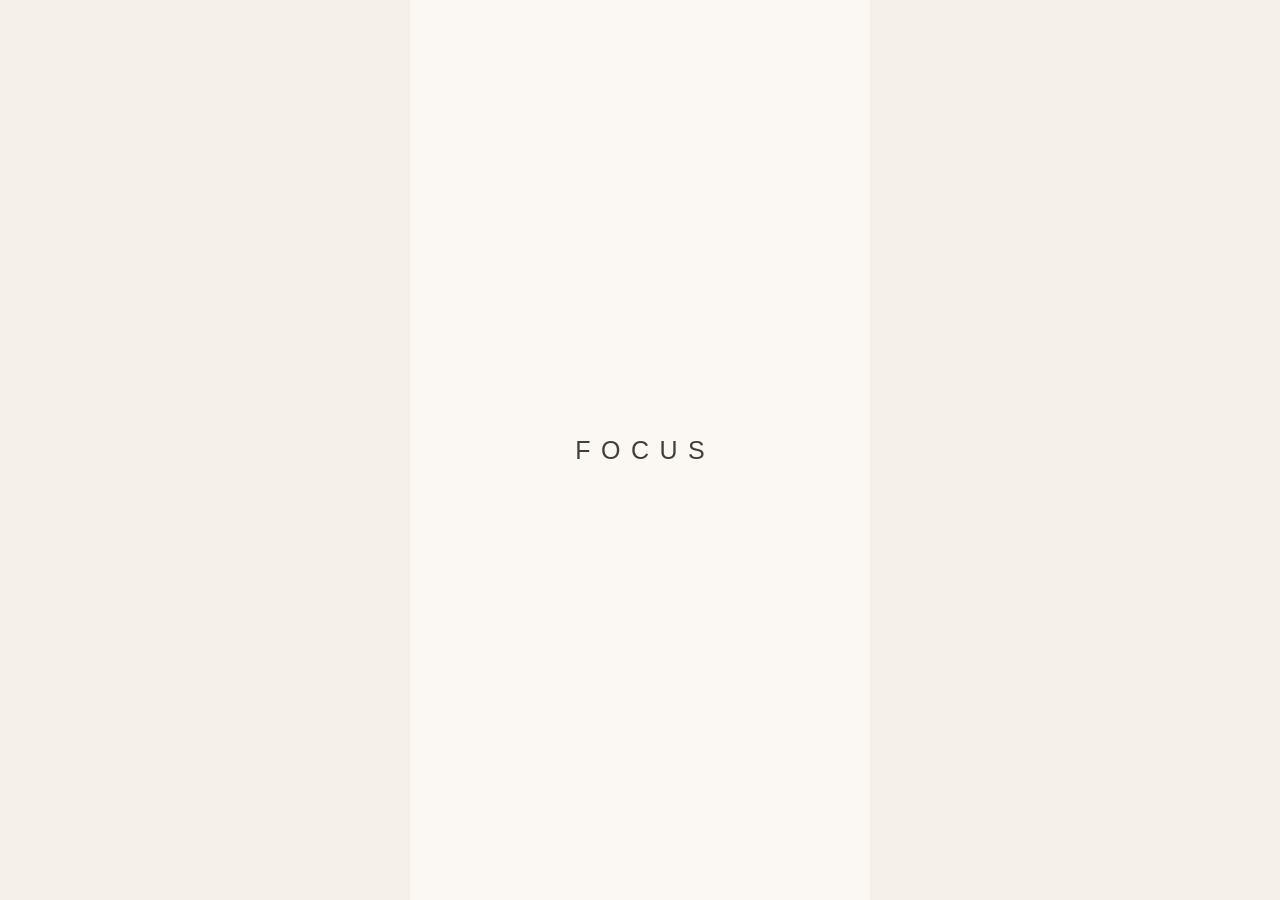
<file: index.html>
<!doctype html>
<html lang="ja">
<head>
  <meta charset="utf-8">
  <meta name="viewport" content="width=device-width, initial-scale=1, viewport-fit=cover">
  <meta name="theme-color" content="#f5f1ea">
  <link rel="manifest" href="manifest.webmanifest">
  <link rel="apple-touch-icon" href="icon-192.png">
  <title>FOCUS</title>
  <link rel="stylesheet" href="style.css">
</head>
<body>
<div id="app">
  <section id="splash" class="screen active splash" aria-label="起動画面">
    <button id="splashButton" class="splash-button" aria-label="FOCUSを始める">
      <span>FOCUS</span>
    </button>
  </section>

  <section id="entry" class="screen entry">
    <header class="topbar">
      <div class="brand">FOCUS</div>
      <button id="openArchive" class="text-button">Cards</button>
    </header>

    <main class="entry-main">
      <h1>今日は、どこから始めよう。</h1>

      <div class="entry-options">
        <button class="entry-option" data-route="idea">思いついたことを話す</button>
        <button class="entry-option" data-route="emotion">今の気持ちを整理したい</button>
        <button class="entry-option" data-route="unknown">何から話せばいいか分からない</button>
        <button class="entry-option" data-route="casual">今日はなんとなく開いた</button>
      </div>

      <p class="entry-note">話したいことが決まっていなくても大丈夫です。</p>
    </main>
  </section>

  <section id="chat" class="screen chat">
    <header class="topbar chat-topbar">
      <button id="backToEntry" class="text-button">← 戻る</button>
      <div class="brand">FOCUS</div>
    </header>

    <main id="thread" class="thread" aria-live="polite"></main>

    <div id="quickChoices" class="quick-choices"></div>

    <button id="finishButton" class="finish-button hidden">今日はここまでにする</button>

    <form id="composer" class="composer">
      <textarea id="messageInput" rows="1" placeholder="ここに、自由に書いてみて"></textarea>
      <button id="sendButton" class="send-button" type="submit" aria-label="送信">↑</button>
    </form>
  </section>

  <section id="card" class="screen card-screen">
    <header class="topbar">
      <button id="backToChat" class="text-button">← 戻る</button>
      <div class="brand">FOCUS</div>
    </header>

    <main class="card-main">
      <article class="focus-card">
        <p class="card-label">今日のFocus</p>
        <p id="focusSuggestion" class="focus-suggestion"></p>

        <label class="edit-label" for="focusEdit">言葉を整える</label>
        <textarea id="focusEdit" class="focus-edit" rows="4"></textarea>

        <button id="saveCard" class="primary-button">この言葉で残す</button>
        <button id="skipCard" class="secondary-button">今日は残さない</button>
      </article>
    </main>
  </section>

  <section id="archive" class="screen archive">
    <header class="topbar">
      <button id="archiveBack" class="text-button">← 戻る</button>
      <div class="brand">FOCUS</div>
    </header>

    <main class="archive-main">
      <h2>Focus Cards</h2>
      <div id="cardList" class="card-list"></div>
      <button id="startAgain" class="secondary-button">新しく話す</button>
    </main>
  </section>
</div>

<script src="app.js"></script>
<script>
  if ("serviceWorker" in navigator) {
    window.addEventListener("load", () => {
      navigator.serviceWorker.register("./service-worker.js").catch(() => {});
    });
  }
</script>
</body>
</html>
</file>
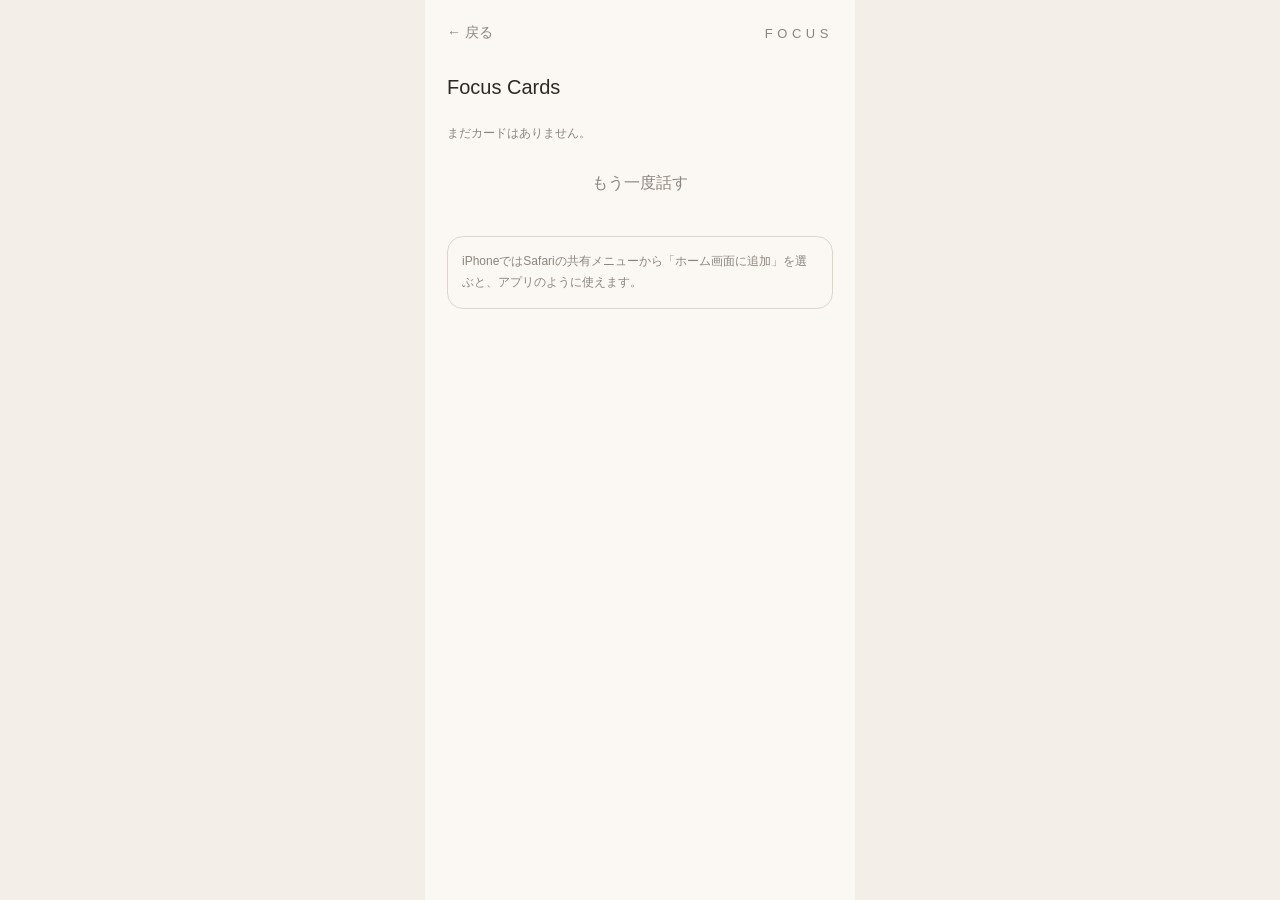
<file: archive.html>
<!doctype html><html lang="ja"><head><meta charset="utf-8"><meta name="viewport" content="width=device-width,initial-scale=1,viewport-fit=cover"><link rel="stylesheet" href="styles.css"><title>FOCUS Cards</title></head><body><main class="app archive"><div class="header"><a class="back" href="intro.html">← 戻る</a><span class="small-logo" style="margin:0">FOCUS</span></div><h1>Focus Cards</h1><div id="cards"></div><a class="secondary" href="intro.html">もう一度話す</a><div class="install-note">iPhoneではSafariの共有メニューから「ホーム画面に追加」を選ぶと、アプリのように使えます。</div></main><script src="archive.js"></script></body></html>
</file>
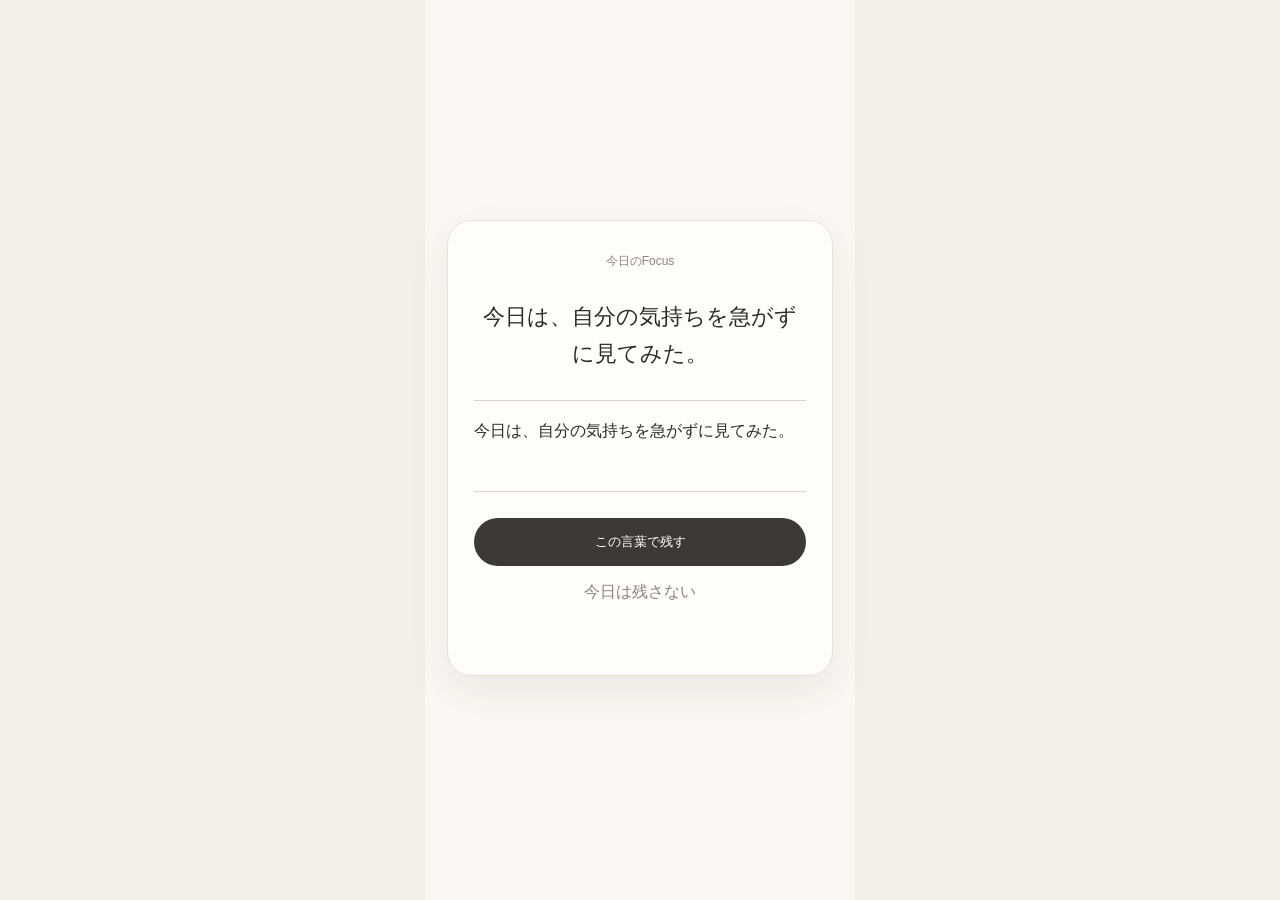
<file: card.html>
<!doctype html><html lang="ja"><head><meta charset="utf-8"><meta name="viewport" content="width=device-width,initial-scale=1,viewport-fit=cover"><link rel="stylesheet" href="styles.css"><title>FOCUS - Card</title></head><body><main class="app"><div class="card-wrap"><section class="card"><div class="eyebrow">今日のFocus</div><div class="focus-line" id="proposal">今日は、自分の気持ちを急がずに見てみた。</div><textarea id="edit">今日は、自分の気持ちを急がずに見てみた。</textarea><button class="primary" id="save">この言葉で残す</button><a class="secondary" href="intro.html">今日は残さない</a><p class="helper" id="status" style="text-align:center"></p></section></div></main><script src="card.js"></script></body></html>
</file>
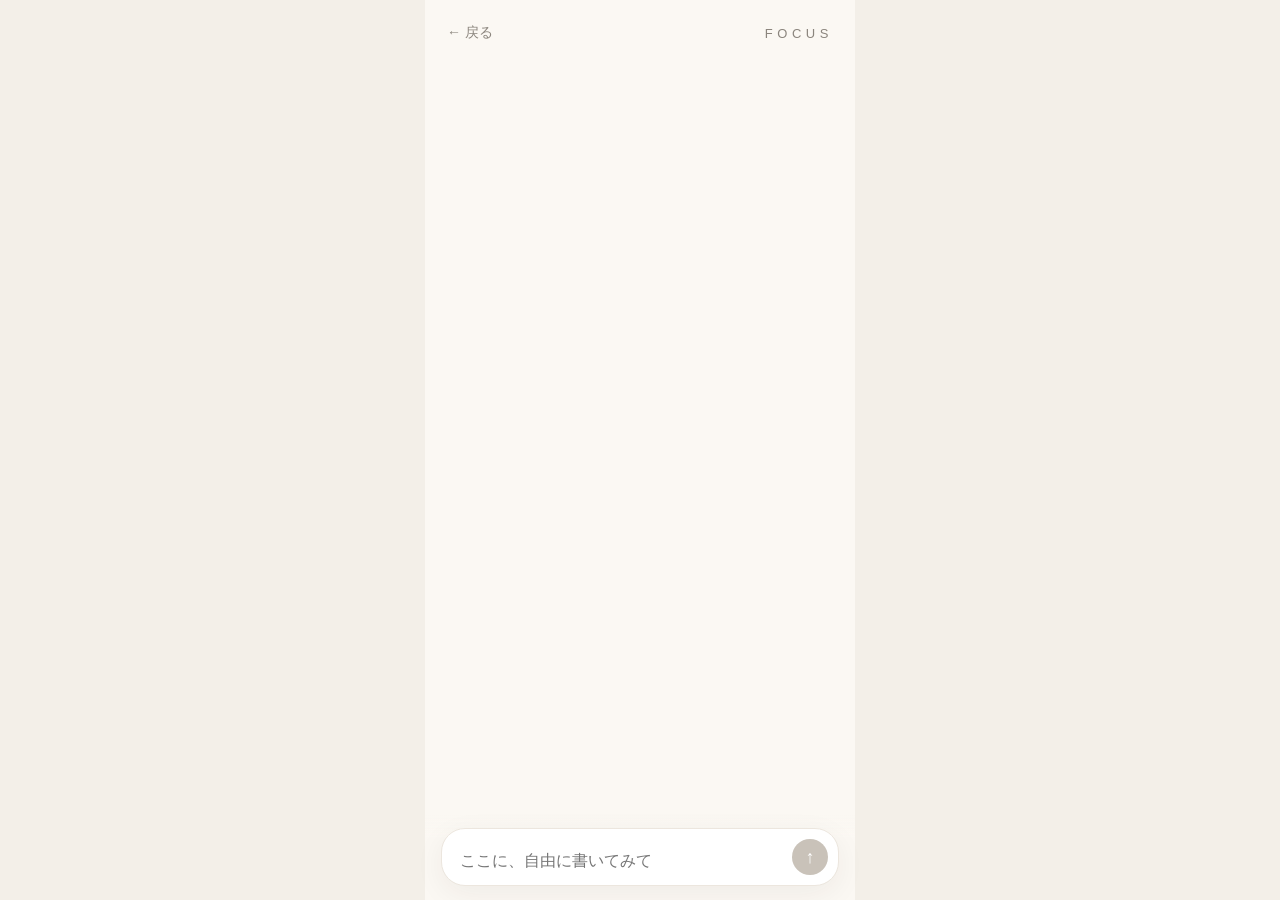
<file: chat.html>
<!doctype html><html lang="ja"><head><meta charset="utf-8"><meta name="viewport" content="width=device-width,initial-scale=1,viewport-fit=cover"><link rel="stylesheet" href="styles.css"><title>FOCUS - 会話</title></head><body><main class="app"><div class="header"><a class="back" href="intro.html">← 戻る</a><span class="small-logo" style="margin:0">FOCUS</span></div><section class="thread" id="thread"></section><section class="quick-grid" id="quick"></section><div class="end"><a href="card.html" id="endLink">今日はここまでにする</a></div><form class="composer" id="composer"><div class="composer-inner"><textarea id="input" rows="1" placeholder="ここに、自由に書いてみて"></textarea><button class="send" type="submit">↑</button></div></form></main><script src="app.js"></script></body></html>
</file>
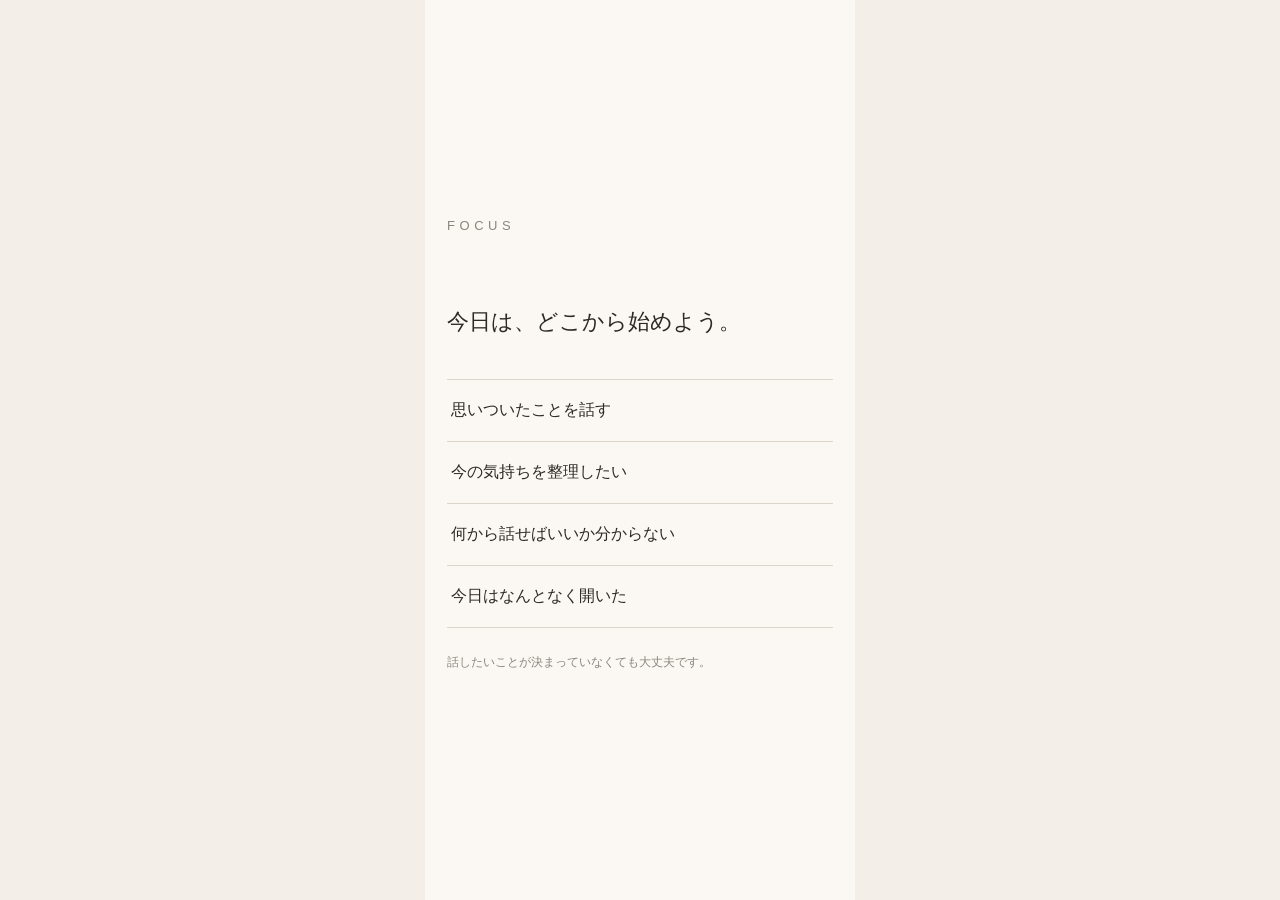
<file: intro.html>
<!doctype html><html lang="ja"><head><meta charset="utf-8"><meta name="viewport" content="width=device-width,initial-scale=1,viewport-fit=cover"><link rel="stylesheet" href="styles.css"><title>FOCUS</title></head><body><main class="app"><div class="center"><div class="small-logo">FOCUS</div><h1 class="title">今日は、どこから始めよう。</h1><a class="choice" href="chat.html?mode=thought">思いついたことを話す</a><a class="choice" href="chat.html?mode=feeling">今の気持ちを整理したい</a><a class="choice" href="chat.html?mode=unknown">何から話せばいいか分からない</a><a class="choice" href="chat.html?mode=casual">今日はなんとなく開いた</a><p class="helper">話したいことが決まっていなくても大丈夫です。</p></div></main></body></html>
</file>
<file: style.css>
:root{
  --bg:#f5f1ea;
  --surface:#fbf8f3;
  --paper:#fffdf9;
  --text:#2f2b27;
  --muted:#8e877f;
  --line:#ddd5cb;
  --dark:#45403a;
  --shadow:0 14px 40px rgba(55,45,35,.08);
}

*{box-sizing:border-box}
html,body{margin:0;min-height:100%;background:var(--bg);color:var(--text)}
body{
  font-family:-apple-system,BlinkMacSystemFont,"Hiragino Sans","Yu Gothic",sans-serif;
  -webkit-font-smoothing:antialiased;
}
button,textarea{font:inherit}
button{-webkit-tap-highlight-color:transparent}
#app{
  min-height:100vh;
  max-width:460px;
  margin:0 auto;
  background:var(--surface);
}
.screen{
  display:none;
  min-height:100vh;
  position:relative;
}
.screen.active{display:flex;flex-direction:column}
.hidden{display:none!important}

.splash{align-items:center;justify-content:center}
.splash-button{
  border:0;background:transparent;color:var(--text);width:100%;height:100vh;
  display:flex;align-items:center;justify-content:center;
}
.splash-button span{
  letter-spacing:.42em;margin-left:.42em;font-size:25px;font-weight:400;
  opacity:0;animation:softAppear 1.4s ease forwards;
}
@keyframes softAppear{
  0%{opacity:0;transform:translateY(5px)}
  100%{opacity:.9;transform:translateY(0)}
}

.topbar{
  height:72px;padding:env(safe-area-inset-top) 20px 0;
  display:flex;align-items:center;justify-content:space-between;
  background:rgba(251,248,243,.96);
}
.brand{font-size:13px;letter-spacing:.34em;margin-left:.34em;color:var(--muted)}
.text-button{border:0;background:transparent;color:var(--muted);padding:10px 0}

.entry-main{flex:1;padding:70px 26px 40px;display:flex;flex-direction:column}
.entry h1{font-size:22px;line-height:1.55;font-weight:500;margin:0 0 46px}
.entry-options{border-bottom:1px solid var(--line)}
.entry-option{
  width:100%;border:0;border-top:1px solid var(--line);background:transparent;
  padding:21px 2px;text-align:left;color:var(--text)
}
.entry-option:active{opacity:.55}
.entry-note{font-size:12px;color:var(--muted);line-height:1.7;margin-top:24px}

.chat{padding-bottom:110px}
.chat-topbar{position:sticky;top:0;z-index:5}
.thread{padding:12px 25px 8px}
.message{
  padding:21px 0;border-bottom:1px solid var(--line);
  line-height:1.85;font-size:15px;white-space:pre-wrap
}
.message.user{color:#403a34}
.message.ai{color:var(--text)}
.message-time{font-size:10px;color:#aaa39a;margin-top:8px}
.quick-choices{padding:10px 25px 6px;display:grid;gap:10px}
.quick-choice{
  border:1px solid var(--line);background:transparent;border-radius:17px;
  text-align:left;padding:14px 15px;color:var(--text)
}
.quick-choice:active{opacity:.55}
.finish-button{
  border:0;background:transparent;color:var(--muted);
  margin:20px auto 4px;padding:12px 18px
}
.composer{
  position:fixed;left:50%;transform:translateX(-50%);bottom:0;
  width:min(460px,100%);padding:18px 16px calc(14px + env(safe-area-inset-bottom));
  background:linear-gradient(rgba(251,248,243,0),var(--surface) 30%)
}
.composer::before{
  content:"";position:absolute;inset:18px 16px calc(14px + env(safe-area-inset-bottom));
  border:1px solid #e9e2d9;border-radius:25px;background:white;box-shadow:0 8px 28px rgba(50,40,30,.06)
}
.composer textarea{
  position:relative;z-index:1;width:calc(100% - 52px);min-height:48px;max-height:120px;
  resize:none;border:0;outline:0;background:transparent;padding:14px 0 10px 15px;
  line-height:1.55;color:var(--text)
}
.send-button{
  position:absolute;z-index:2;right:25px;bottom:calc(24px + env(safe-area-inset-bottom));
  width:36px;height:36px;border-radius:50%;border:0;background:#c9c1b8;color:white
}

.card-main{flex:1;display:flex;align-items:center;padding:32px 20px}
.focus-card{
  width:100%;background:var(--paper);border:1px solid #e7dfd5;
  border-radius:24px;padding:32px 24px;box-shadow:var(--shadow)
}
.card-label{text-align:center;font-size:12px;color:var(--muted);margin:0 0 26px}
.focus-suggestion{text-align:center;font-size:21px;line-height:1.75;margin:0 0 28px}
.edit-label{display:block;font-size:12px;color:var(--muted);margin-bottom:9px}
.focus-edit{
  width:100%;resize:none;border:1px solid var(--line);border-radius:16px;background:transparent;
  padding:14px;line-height:1.65;color:var(--text);outline:0;margin-bottom:18px
}
.primary-button{
  width:100%;border:0;border-radius:26px;background:var(--dark);color:white;padding:15px
}
.secondary-button{
  width:100%;border:0;background:transparent;color:var(--muted);padding:16px
}

.archive-main{padding:36px 20px 50px}
.archive-main h2{font-size:20px;font-weight:500;margin:0 0 24px}
.card-list{display:grid;gap:14px;margin-bottom:20px}
.saved-card{
  background:var(--paper);border:1px solid #e7dfd5;border-radius:18px;padding:19px
}
.saved-date{font-size:11px;color:var(--muted);margin-bottom:10px}
.saved-text{line-height:1.75}
.empty{color:var(--muted);font-size:13px;line-height:1.7}
</file>
<file: styles.css>
:root{--bg:#f3efe8;--panel:#fbf8f3;--text:#2d2a26;--muted:#8b857d;--line:#ddd5cb;--dark:#3d3935;--white:#fffdfa}
*{box-sizing:border-box}html,body{margin:0;min-height:100%;background:var(--bg);color:var(--text);font-family:-apple-system,BlinkMacSystemFont,"Hiragino Sans","Yu Gothic",sans-serif}body{display:flex;justify-content:center}.app{width:min(100%,430px);min-height:100vh;background:var(--panel);padding:24px 22px calc(28px + env(safe-area-inset-bottom));position:relative}.center{min-height:calc(100vh - 52px);display:flex;flex-direction:column;justify-content:center}.logo{font-size:26px;letter-spacing:.42em;margin-left:.42em;font-weight:400;text-align:center}.logo-soft{animation:fade 1.4s ease both}@keyframes fade{from{opacity:0;transform:translateY(4px)}to{opacity:1;transform:none}}.small-logo{font-size:13px;letter-spacing:.35em;color:var(--muted);margin:8px 0 72px}.title{font-size:22px;line-height:1.55;font-weight:500;margin:0 0 40px}.choice{display:block;width:100%;padding:20px 4px;border:0;border-top:1px solid var(--line);background:transparent;color:var(--text);text-decoration:none;text-align:left}.choice:last-of-type{border-bottom:1px solid var(--line)}.choice:active{opacity:.55}.helper{font-size:12px;color:var(--muted);line-height:1.8;margin-top:24px}.header{display:flex;justify-content:space-between;align-items:center;margin-bottom:20px}.back{color:var(--muted);text-decoration:none;font-size:14px}.thread{padding-bottom:110px}.msg{padding:20px 2px;border-bottom:1px solid var(--line);line-height:1.85;white-space:pre-wrap;font-size:15px}.msg.user{color:#403a35}.time{font-size:10px;color:#aaa39a;margin-top:8px}.quick-grid{display:grid;gap:10px;padding:18px 0}.quick{border:1px solid var(--line);background:transparent;border-radius:18px;padding:13px 14px;text-align:left;color:var(--text)}.composer{position:fixed;left:50%;transform:translateX(-50%);bottom:0;width:min(100%,430px);padding:14px 16px calc(14px + env(safe-area-inset-bottom));background:linear-gradient(rgba(251,248,243,0),var(--panel) 28%)}.composer-inner{display:flex;gap:10px;align-items:flex-end;background:white;border:1px solid #ece6de;border-radius:24px;padding:10px 10px 10px 16px;box-shadow:0 8px 30px rgba(50,40,30,.06)}textarea{font:inherit;resize:none;border:0;outline:none;background:transparent;flex:1;min-height:24px;max-height:120px;line-height:1.5;color:var(--text)}.send{width:36px;height:36px;border-radius:50%;border:0;background:#c9c2b9;color:white;font-size:18px}.end{text-align:center;margin:22px 0 12px;opacity:0;pointer-events:none;transform:translateY(4px);transition:opacity .35s ease,transform .35s ease}.end.visible{opacity:1;pointer-events:auto;transform:none}.end a{color:var(--muted);text-decoration:none;font-size:14px}.card-wrap{min-height:calc(100vh - 52px);display:flex;align-items:center}.card{width:100%;background:var(--white);border:1px solid #e8e1d8;border-radius:24px;padding:32px 26px;box-shadow:0 15px 40px rgba(56,45,34,.08)}.eyebrow{font-size:12px;color:var(--muted);text-align:center;margin-bottom:28px}.focus-line{font-size:22px;line-height:1.7;text-align:center;margin:0 0 24px}.card textarea{width:100%;min-height:92px;border-top:1px solid var(--line);border-bottom:1px solid var(--line);padding:18px 0;margin:4px 0 22px}.primary,.secondary{display:block;width:100%;text-align:center;text-decoration:none}.primary{border:0;border-radius:28px;background:var(--dark);color:white;padding:15px}.secondary{border:0;background:transparent;color:var(--muted);padding:16px}.archive h1{font-size:20px;font-weight:500;margin:34px 0 24px}.card-item{background:var(--white);border:1px solid #e8e1d8;border-radius:18px;padding:18px;margin-bottom:14px}.card-date{font-size:11px;color:var(--muted);margin-bottom:10px}.card-text{line-height:1.7}.install-note{margin-top:26px;padding:14px;border:1px solid var(--line);border-radius:16px;font-size:12px;color:var(--muted);line-height:1.8}
</file>
